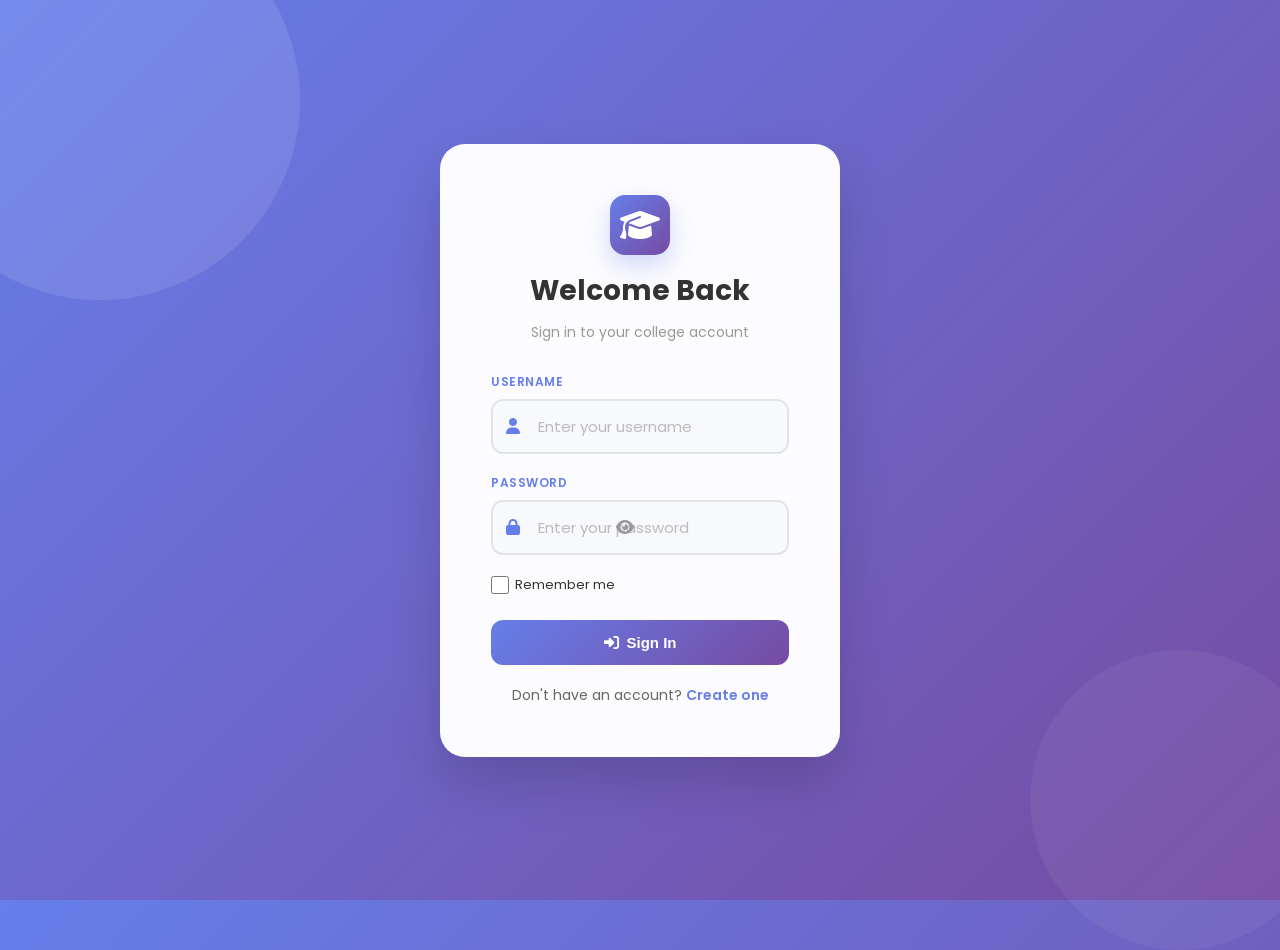
<file: templates/login.html>
<!DOCTYPE html>
<html lang="en">
<head>
<meta charset="UTF-8">
<meta name="viewport" content="width=device-width, initial-scale=1.0">
<title>Login - College Chatbot</title>
<link href="https://fonts.googleapis.com/css2?family=Poppins:wght@300;400;500;600;700&display=swap" rel="stylesheet">
<link rel="stylesheet" href="https://cdnjs.cloudflare.com/ajax/libs/font-awesome/6.4.0/css/all.min.css">
<style>
* {
    margin: 0;
    padding: 0;
    box-sizing: border-box;
}

body {
    font-family: 'Poppins', sans-serif;
    height: 100vh;
    display: flex;
    justify-content: center;
    align-items: center;
    background: linear-gradient(135deg, #667eea 0%, #764ba2 100%);
    overflow: hidden;
    position: relative;
}

body::before {
    content: '';
    position: absolute;
    width: 400px;
    height: 400px;
    background: rgba(255, 255, 255, 0.1);
    border-radius: 50%;
    top: -100px;
    left: -100px;
    animation: float 6s ease-in-out infinite;
}

body::after {
    content: '';
    position: absolute;
    width: 300px;
    height: 300px;
    background: rgba(255, 255, 255, 0.05);
    border-radius: 50%;
    bottom: -50px;
    right: -50px;
    animation: float 8s ease-in-out infinite reverse;
}

@keyframes float {
    0%, 100% { transform: translateY(0px); }
    50% { transform: translateY(20px); }
}

.container {
    display: flex;
    justify-content: center;
    align-items: center;
    z-index: 10;
    animation: fadeIn 1s ease-in;
}

.card {
    background: rgba(255, 255, 255, 0.98);
    backdrop-filter: blur(20px);
    padding: 50px;
    border-radius: 25px;
    width: 100%;
    max-width: 400px;
    color: #333;
    box-shadow: 0 25px 50px rgba(0, 0, 0, 0.15);
    border: 1px solid rgba(255, 255, 255, 0.3);
    transition: transform 0.3s ease, box-shadow 0.3s ease;
}

.card:hover {
    transform: translateY(-5px);
    box-shadow: 0 35px 70px rgba(0, 0, 0, 0.2);
}

.logo-section {
    text-align: center;
    margin-bottom: 30px;
}

.logo-icon {
    width: 60px;
    height: 60px;
    background: linear-gradient(135deg, #667eea, #764ba2);
    border-radius: 15px;
    display: flex;
    align-items: center;
    justify-content: center;
    color: white;
    font-size: 32px;
    margin: 0 auto 15px;
    box-shadow: 0 10px 25px rgba(102, 126, 234, 0.3);
}

h1 {
    font-size: 28px;
    font-weight: 700;
    color: #333;
    margin-bottom: 10px;
}

.subtitle {
    font-size: 14px;
    color: #999;
    margin-bottom: 30px;
}

.form-group {
    margin-bottom: 20px;
    position: relative;
}

.form-group label {
    display: block;
    font-size: 12px;
    font-weight: 600;
    color: #667eea;
    text-transform: uppercase;
    letter-spacing: 0.5px;
    margin-bottom: 8px;
}

.input-wrapper {
    position: relative;
    display: flex;
    align-items: center;
}

.input-icon {
    position: absolute;
    left: 15px;
    color: #667eea;
    font-size: 16px;
    pointer-events: none;
}

input {
    width: 100%;
    padding: 14px 15px 14px 45px;
    border: 2px solid #e1e5e9;
    border-radius: 12px;
    font-size: 15px;
    font-family: 'Poppins', sans-serif;
    transition: all 0.3s ease;
    background: #f8f9fc;
}

input:focus {
    outline: none;
    border-color: #667eea;
    background: white;
    box-shadow: 0 0 0 4px rgba(102, 126, 234, 0.1);
}

input::placeholder {
    color: #bbb;
}

.password-toggle {
    position: absolute;
    right: 15px;
    background: none;
    border: none;
    cursor: pointer;
    color: #999;
    font-size: 16px;
    transition: color 0.3s ease;
    padding: 5px;
}

.password-toggle:hover {
    color: #667eea;
}

.remember-forgot {
    display: flex;
    justify-content: space-between;
    align-items: center;
    margin: 15px 0 25px 0;
    font-size: 13px;
}

.remember-me {
    display: flex;
    align-items: center;
    gap: 6px;
}

.remember-me input {
    width: auto;
    padding: 0;
    margin: 0;
    border: 2px solid #e1e5e9;
    height: 18px;
    width: 18px;
    cursor: pointer;
}

.forgot-link {
    color: #667eea;
    text-decoration: none;
    font-weight: 500;
    transition: color 0.3s ease;
}

.forgot-link:hover {
    color: #764ba2;
    text-decoration: underline;
}

button {
    width: 100%;
    padding: 14px;
    background: linear-gradient(135deg, #667eea, #764ba2);
    color: white;
    border: none;
    border-radius: 12px;
    font-size: 15px;
    font-weight: 600;
    cursor: pointer;
    transition: all 0.3s ease;
    display: flex;
    align-items: center;
    justify-content: center;
    gap: 8px;
    position: relative;
    overflow: hidden;
}

button:before {
    content: '';
    position: absolute;
    top: 0;
    left: -100%;
    width: 100%;
    height: 100%;
    background: linear-gradient(90deg, transparent, rgba(255, 255, 255, 0.2), transparent);
    transition: left 0.5s ease;
}

button:hover {
    transform: translateY(-2px);
    box-shadow: 0 15px 30px rgba(102, 126, 234, 0.4);
}

button:hover:before {
    left: 100%;
}

button:active {
    transform: translateY(0px);
}

button:disabled {
    opacity: 0.7;
    cursor: not-allowed;
}

.signup-link {
    text-align: center;
    margin-top: 20px;
    font-size: 14px;
    color: #666;
}

.signup-link a {
    color: #667eea;
    text-decoration: none;
    font-weight: 600;
    transition: color 0.3s ease;
}

.signup-link a:hover {
    color: #764ba2;
    text-decoration: underline;
}

.error-message {
    background-color: #fee;
    color: #c33;
    padding: 12px 15px;
    border-radius: 10px;
    margin-bottom: 20px;
    font-size: 13px;
    border-left: 4px solid #c33;
    display: none;
    animation: slideIn 0.3s ease;
}

.error-message.show {
    display: block;
}

.success-message {
    background-color: #efe;
    color: #3c3;
    padding: 12px 15px;
    border-radius: 10px;
    margin-bottom: 20px;
    font-size: 13px;
    border-left: 4px solid #3c3;
    display: none;
    animation: slideIn 0.3s ease;
}

.success-message.show {
    display: block;
}

@keyframes slideIn {
    from { 
        opacity: 0;
        transform: translateX(-10px);
    }
    to { 
        opacity: 1;
        transform: translateX(0);
    }
}

@keyframes fadeIn {
    from { opacity: 0; transform: translateY(20px); }
    to { opacity: 1; transform: translateY(0); }
}

@media (max-width: 768px) {
    .card {
        width: 90%;
        padding: 35px;
    }
    
    h1 {
        font-size: 24px;
    }
    
    .logo-icon {
        width: 50px;
        height: 50px;
        font-size: 28px;
    }
}
</style>
</head>
<body>

<div class="container">
    <div class="card">
        <!-- Logo Section -->
        <div class="logo-section">
            <div class="logo-icon">
                <i class="fas fa-graduation-cap"></i>
            </div>
            <h1>Welcome Back</h1>
            <p class="subtitle">Sign in to your college account</p>
        </div>

        <!-- Error & Success Messages -->
        <div class="error-message" id="errorMessage"></div>
        <div class="success-message" id="successMessage"></div>

        <!-- Login Form -->
        <form method="POST" id="loginForm">
            <!-- Username Field -->
            <div class="form-group">
                <label for="username">Username</label>
                <div class="input-wrapper">
                    <i class="fas fa-user input-icon"></i>
                    <input 
                        type="text" 
                        id="username"
                        name="username" 
                        placeholder="Enter your username" 
                        required
                        autocomplete="username"
                    >
                </div>
            </div>

            <!-- Password Field -->
            <div class="form-group">
                <label for="password">Password</label>
                <div class="input-wrapper">
                    <i class="fas fa-lock input-icon"></i>
                    <input 
                        type="password" 
                        id="password"
                        name="password" 
                        placeholder="Enter your password" 
                        required
                        autocomplete="current-password"
                    >
                    <button type="button" class="password-toggle" id="passwordToggle">
                        <i class="fas fa-eye"></i>
                    </button>
                </div>
            </div>

            <!-- Remember Me & Forgot Password -->
            <div class="remember-forgot">
                <label class="remember-me">
                    <input type="checkbox" id="rememberMe" name="remember_me">
                    <span>Remember me</span>
                </label>
            </div>

            <!-- Login Button -->
            <button type="submit" id="loginBtn">
                <i class="fas fa-sign-in-alt"></i>
                Sign In
            </button>
        </form>

        <!-- Sign Up Link -->
        <div class="signup-link">
            Don't have an account? <a href="/signup">Create one</a>
        </div>
    </div>
</div>

<script>
    // Password visibility toggle
    const passwordToggle = document.getElementById('passwordToggle');
    const passwordInput = document.getElementById('password');
    
    passwordToggle.addEventListener('click', function() {
        const type = passwordInput.getAttribute('type') === 'password' ? 'text' : 'password';
        passwordInput.setAttribute('type', type);
        
        // Toggle icon
        this.innerHTML = type === 'password' ? '<i class="fas fa-eye"></i>' : '<i class="fas fa-eye-slash"></i>';
    });

    // Form submission with error handling
    const loginForm = document.getElementById('loginForm');
    const errorMessage = document.getElementById('errorMessage');
    const successMessage = document.getElementById('successMessage');
    const loginBtn = document.getElementById('loginBtn');

    loginForm.addEventListener('submit', function(e) {
        errorMessage.classList.remove('show');
        successMessage.classList.remove('show');
    });

    // Remember me functionality
    const rememberMe = document.getElementById('rememberMe');
    const username = document.getElementById('username');

    // Load saved username if exists
    window.addEventListener('load', function() {
        const savedUsername = localStorage.getItem('rememberedUsername');
        if (savedUsername) {
            username.value = savedUsername;
            rememberMe.checked = true;
        }
    });

    // Save username if remember me is checked
    loginForm.addEventListener('submit', function() {
        if (rememberMe.checked) {
            localStorage.setItem('rememberedUsername', username.value);
        } else {
            localStorage.removeItem('rememberedUsername');
        }
    });

    // Show error message if redirected with error
    window.addEventListener('load', function() {
        const urlParams = new URLSearchParams(window.location.search);
        if (urlParams.has('error')) {
            const error = urlParams.get('error');
            errorMessage.textContent = decodeURIComponent(error);
            errorMessage.classList.add('show');
        }
        if (urlParams.has('success')) {
            const success = urlParams.get('success');
            successMessage.textContent = decodeURIComponent(success);
            successMessage.classList.add('show');
            // Auto-hide success message after 5 seconds
            setTimeout(() => {
                successMessage.classList.remove('show');
            }, 5000);
        }
    });
</script>

</body>
</html>
</file>
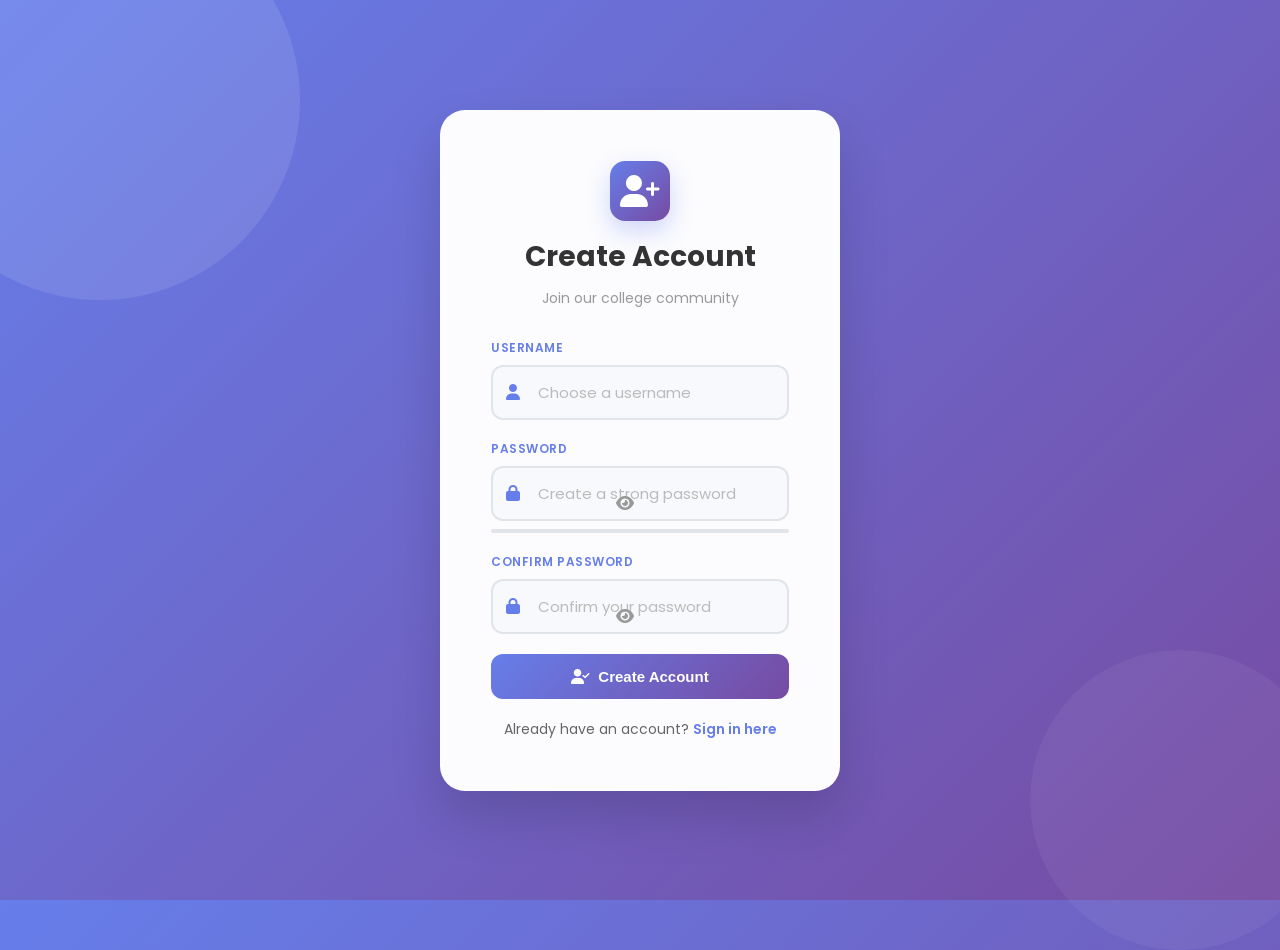
<file: templates/signup.html>
<!DOCTYPE html>
<html lang="en">
<head>
<meta charset="UTF-8">
<meta name="viewport" content="width=device-width, initial-scale=1.0">
<title>Sign Up - College Chatbot</title>
<link href="https://fonts.googleapis.com/css2?family=Poppins:wght@300;400;500;600;700&display=swap" rel="stylesheet">
<link rel="stylesheet" href="https://cdnjs.cloudflare.com/ajax/libs/font-awesome/6.4.0/css/all.min.css">
<style>
* {
    margin: 0;
    padding: 0;
    box-sizing: border-box;
}

body {
    font-family: 'Poppins', sans-serif;
    height: 100vh;
    display: flex;
    justify-content: center;
    align-items: center;
    background: linear-gradient(135deg, #667eea 0%, #764ba2 100%);
    overflow: hidden;
    position: relative;
}

body::before {
    content: '';
    position: absolute;
    width: 400px;
    height: 400px;
    background: rgba(255, 255, 255, 0.1);
    border-radius: 50%;
    top: -100px;
    left: -100px;
    animation: float 6s ease-in-out infinite;
}

body::after {
    content: '';
    position: absolute;
    width: 300px;
    height: 300px;
    background: rgba(255, 255, 255, 0.05);
    border-radius: 50%;
    bottom: -50px;
    right: -50px;
    animation: float 8s ease-in-out infinite reverse;
}

@keyframes float {
    0%, 100% { transform: translateY(0px); }
    50% { transform: translateY(20px); }
}

.container {
    display: flex;
    justify-content: center;
    align-items: center;
    z-index: 10;
    animation: fadeIn 1s ease-in;
}

.card {
    background: rgba(255, 255, 255, 0.98);
    backdrop-filter: blur(20px);
    padding: 50px;
    border-radius: 25px;
    width: 100%;
    max-width: 400px;
    color: #333;
    box-shadow: 0 25px 50px rgba(0, 0, 0, 0.15);
    border: 1px solid rgba(255, 255, 255, 0.3);
    transition: transform 0.3s ease, box-shadow 0.3s ease;
}

.card:hover {
    transform: translateY(-5px);
    box-shadow: 0 35px 70px rgba(0, 0, 0, 0.2);
}

.logo-section {
    text-align: center;
    margin-bottom: 30px;
}

.logo-icon {
    width: 60px;
    height: 60px;
    background: linear-gradient(135deg, #667eea, #764ba2);
    border-radius: 15px;
    display: flex;
    align-items: center;
    justify-content: center;
    color: white;
    font-size: 32px;
    margin: 0 auto 15px;
    box-shadow: 0 10px 25px rgba(102, 126, 234, 0.3);
}

h1 {
    font-size: 28px;
    font-weight: 700;
    color: #333;
    margin-bottom: 10px;
}

.subtitle {
    font-size: 14px;
    color: #999;
    margin-bottom: 30px;
}

.form-group {
    margin-bottom: 20px;
    position: relative;
}

.form-group label {
    display: block;
    font-size: 12px;
    font-weight: 600;
    color: #667eea;
    text-transform: uppercase;
    letter-spacing: 0.5px;
    margin-bottom: 8px;
}

.input-wrapper {
    position: relative;
    display: flex;
    align-items: center;
}

.input-icon {
    position: absolute;
    left: 15px;
    color: #667eea;
    font-size: 16px;
    pointer-events: none;
}

input {
    width: 100%;
    padding: 14px 15px 14px 45px;
    border: 2px solid #e1e5e9;
    border-radius: 12px;
    font-size: 15px;
    font-family: 'Poppins', sans-serif;
    transition: all 0.3s ease;
    background: #f8f9fc;
}

input:focus {
    outline: none;
    border-color: #667eea;
    background: white;
    box-shadow: 0 0 0 4px rgba(102, 126, 234, 0.1);
}

input::placeholder {
    color: #bbb;
}

.password-toggle {
    position: absolute;
    right: 15px;
    background: none;
    border: none;
    cursor: pointer;
    color: #999;
    font-size: 16px;
    transition: color 0.3s ease;
    padding: 5px;
}

.password-toggle:hover {
    color: #667eea;
}

.password-strength {
    margin-top: 8px;
    font-size: 12px;
    height: 4px;
    background: #e1e5e9;
    border-radius: 2px;
    overflow: hidden;
}

.strength-bar {
    height: 100%;
    width: 0%;
    background: linear-gradient(90deg, #667eea, #764ba2);
    transition: width 0.3s ease;
}

.strength-bar.weak {
    width: 33.33%;
    background: #ff6b6b;
}

.strength-bar.medium {
    width: 66.66%;
    background: #ffa500;
}

.strength-bar.strong {
    width: 100%;
    background: #51cf66;
}

.password-hint {
    font-size: 12px;
    color: #999;
    margin-top: 8px;
    display: none;
}

.password-hint.show {
    display: block;
}

button {
    width: 100%;
    padding: 14px;
    background: linear-gradient(135deg, #667eea, #764ba2);
    color: white;
    border: none;
    border-radius: 12px;
    font-size: 15px;
    font-weight: 600;
    cursor: pointer;
    transition: all 0.3s ease;
    display: flex;
    align-items: center;
    justify-content: center;
    gap: 8px;
    position: relative;
    overflow: hidden;
    margin-top: 20px;
}

button:before {
    content: '';
    position: absolute;
    top: 0;
    left: -100%;
    width: 100%;
    height: 100%;
    background: linear-gradient(90deg, transparent, rgba(255, 255, 255, 0.2), transparent);
    transition: left 0.5s ease;
}

button:hover {
    transform: translateY(-2px);
    box-shadow: 0 15px 30px rgba(102, 126, 234, 0.4);
}

button:hover:before {
    left: 100%;
}

button:active {
    transform: translateY(0px);
}

button:disabled {
    opacity: 0.7;
    cursor: not-allowed;
}

.login-link {
    text-align: center;
    margin-top: 20px;
    font-size: 14px;
    color: #666;
}

.login-link a {
    color: #667eea;
    text-decoration: none;
    font-weight: 600;
    transition: color 0.3s ease;
}

.login-link a:hover {
    color: #764ba2;
    text-decoration: underline;
}

.error-message {
    background-color: #fee;
    color: #c33;
    padding: 12px 15px;
    border-radius: 10px;
    margin-bottom: 20px;
    font-size: 13px;
    border-left: 4px solid #c33;
    display: none;
    animation: slideIn 0.3s ease;
}

.error-message.show {
    display: block;
}

.success-message {
    background-color: #efe;
    color: #3c3;
    padding: 12px 15px;
    border-radius: 10px;
    margin-bottom: 20px;
    font-size: 13px;
    border-left: 4px solid #3c3;
    display: none;
    animation: slideIn 0.3s ease;
}

.success-message.show {
    display: block;
}

@keyframes slideIn {
    from { 
        opacity: 0;
        transform: translateX(-10px);
    }
    to { 
        opacity: 1;
        transform: translateX(0);
    }
}

@keyframes fadeIn {
    from { opacity: 0; transform: translateY(20px); }
    to { opacity: 1; transform: translateY(0); }
}

@media (max-width: 768px) {
    .card {
        width: 90%;
        padding: 35px;
    }
    
    h1 {
        font-size: 24px;
    }
    
    .logo-icon {
        width: 50px;
        height: 50px;
        font-size: 28px;
    }
}
</style>
</head>

<body>

<div class="container">
    <div class="card">
        <!-- Logo Section -->
        <div class="logo-section">
            <div class="logo-icon">
                <i class="fas fa-user-plus"></i>
            </div>
            <h1>Create Account</h1>
            <p class="subtitle">Join our college community</p>
        </div>

        <!-- Error & Success Messages -->
        <div class="error-message" id="errorMessage"></div>
        <div class="success-message" id="successMessage"></div>

        <!-- Signup Form -->
        <form method="POST" id="signupForm">
            <!-- Username Field -->
            <div class="form-group">
                <label for="username">Username</label>
                <div class="input-wrapper">
                    <i class="fas fa-user input-icon"></i>
                    <input 
                        type="text" 
                        id="username"
                        name="username" 
                        placeholder="Choose a username" 
                        required
                        minlength="3"
                        autocomplete="username"
                    >
                </div>
            </div>

            <!-- Password Field -->
            <div class="form-group">
                <label for="password">Password</label>
                <div class="input-wrapper">
                    <i class="fas fa-lock input-icon"></i>
                    <input 
                        type="password" 
                        id="password"
                        name="password" 
                        placeholder="Create a strong password" 
                        required
                        minlength="6"
                        autocomplete="new-password"
                    >
                    <button type="button" class="password-toggle" id="passwordToggle">
                        <i class="fas fa-eye"></i>
                    </button>
                </div>
                <div class="password-strength">
                    <div class="strength-bar" id="strengthBar"></div>
                </div>
                <div class="password-hint" id="passwordHint">
                    Password should be at least 6 characters
                </div>
            </div>

            <!-- Confirm Password Field -->
            <div class="form-group">
                <label for="confirmPassword">Confirm Password</label>
                <div class="input-wrapper">
                    <i class="fas fa-lock input-icon"></i>
                    <input 
                        type="password" 
                        id="confirmPassword"
                        name="confirm_password" 
                        placeholder="Confirm your password" 
                        required
                        autocomplete="new-password"
                    >
                    <button type="button" class="password-toggle confirm-toggle">
                        <i class="fas fa-eye"></i>
                    </button>
                </div>
            </div>

            <!-- Sign Up Button -->
            <button type="submit" id="signupBtn">
                <i class="fas fa-user-check"></i>
                Create Account
            </button>
        </form>

        <!-- Login Link -->
        <div class="login-link">
            Already have an account? <a href="/login">Sign in here</a>
        </div>
    </div>
</div>

<script>
    // Password visibility toggle
    const passwordToggle = document.getElementById('passwordToggle');
    const passwordInput = document.getElementById('password');
    const confirmToggle = document.querySelector('.confirm-toggle');
    const confirmPassword = document.getElementById('confirmPassword');
    
    passwordToggle.addEventListener('click', function() {
        const type = passwordInput.getAttribute('type') === 'password' ? 'text' : 'password';
        passwordInput.setAttribute('type', type);
        this.innerHTML = type === 'password' ? '<i class="fas fa-eye"></i>' : '<i class="fas fa-eye-slash"></i>';
    });

    confirmToggle.addEventListener('click', function() {
        const type = confirmPassword.getAttribute('type') === 'password' ? 'text' : 'password';
        confirmPassword.setAttribute('type', type);
        this.innerHTML = type === 'password' ? '<i class="fas fa-eye"></i>' : '<i class="fas fa-eye-slash"></i>';
    });

    // Password strength indicator
    const strengthBar = document.getElementById('strengthBar');
    const passwordHint = document.getElementById('passwordHint');

    passwordInput.addEventListener('input', function() {
        const pwd = this.value;
        let strength = 0;

        if (pwd.length >= 6) strength++;
        if (pwd.length >= 10) strength++;
        if (/[a-z]/.test(pwd) && /[A-Z]/.test(pwd)) strength++;
        if (/\d/.test(pwd)) strength++;
        if (/[!@#$%^&*]/.test(pwd)) strength++;

        strengthBar.className = 'strength-bar';
        if (strength <= 1) {
            strengthBar.classList.add('weak');
            passwordHint.textContent = '❌ Weak password - Add uppercase, numbers, or special characters';
        } else if (strength <= 3) {
            strengthBar.classList.add('medium');
            passwordHint.textContent = '⚠️ Medium password - Try adding more variety';
        } else {
            strengthBar.classList.add('strong');
            passwordHint.textContent = '✓ Strong password';
        }
        passwordHint.classList.add('show');
    });

    // Form submission
    const signupForm = document.getElementById('signupForm');
    const errorMessage = document.getElementById('errorMessage');
    const successMessage = document.getElementById('successMessage');

    signupForm.addEventListener('submit', function(e) {
        const pwd = document.getElementById('password').value;
        const confirmPwd = document.getElementById('confirmPassword').value;

        if (pwd !== confirmPwd) {
            e.preventDefault();
            errorMessage.textContent = 'Passwords do not match!';
            errorMessage.classList.add('show');
            return false;
        }

        if (pwd.length < 6) {
            e.preventDefault();
            errorMessage.textContent = 'Password must be at least 6 characters long!';
            errorMessage.classList.add('show');
            return false;
        }

        errorMessage.classList.remove('show');
    });

    // Show error message if redirected with error
    window.addEventListener('load', function() {
        const urlParams = new URLSearchParams(window.location.search);
        if (urlParams.has('error')) {
            const error = urlParams.get('error');
            errorMessage.textContent = decodeURIComponent(error);
            errorMessage.classList.add('show');
        }
        if (urlParams.has('success')) {
            const success = urlParams.get('success');
            successMessage.textContent = decodeURIComponent(success);
            successMessage.classList.add('show');
        }
    });
</script>

</body>
</html>
</file>
